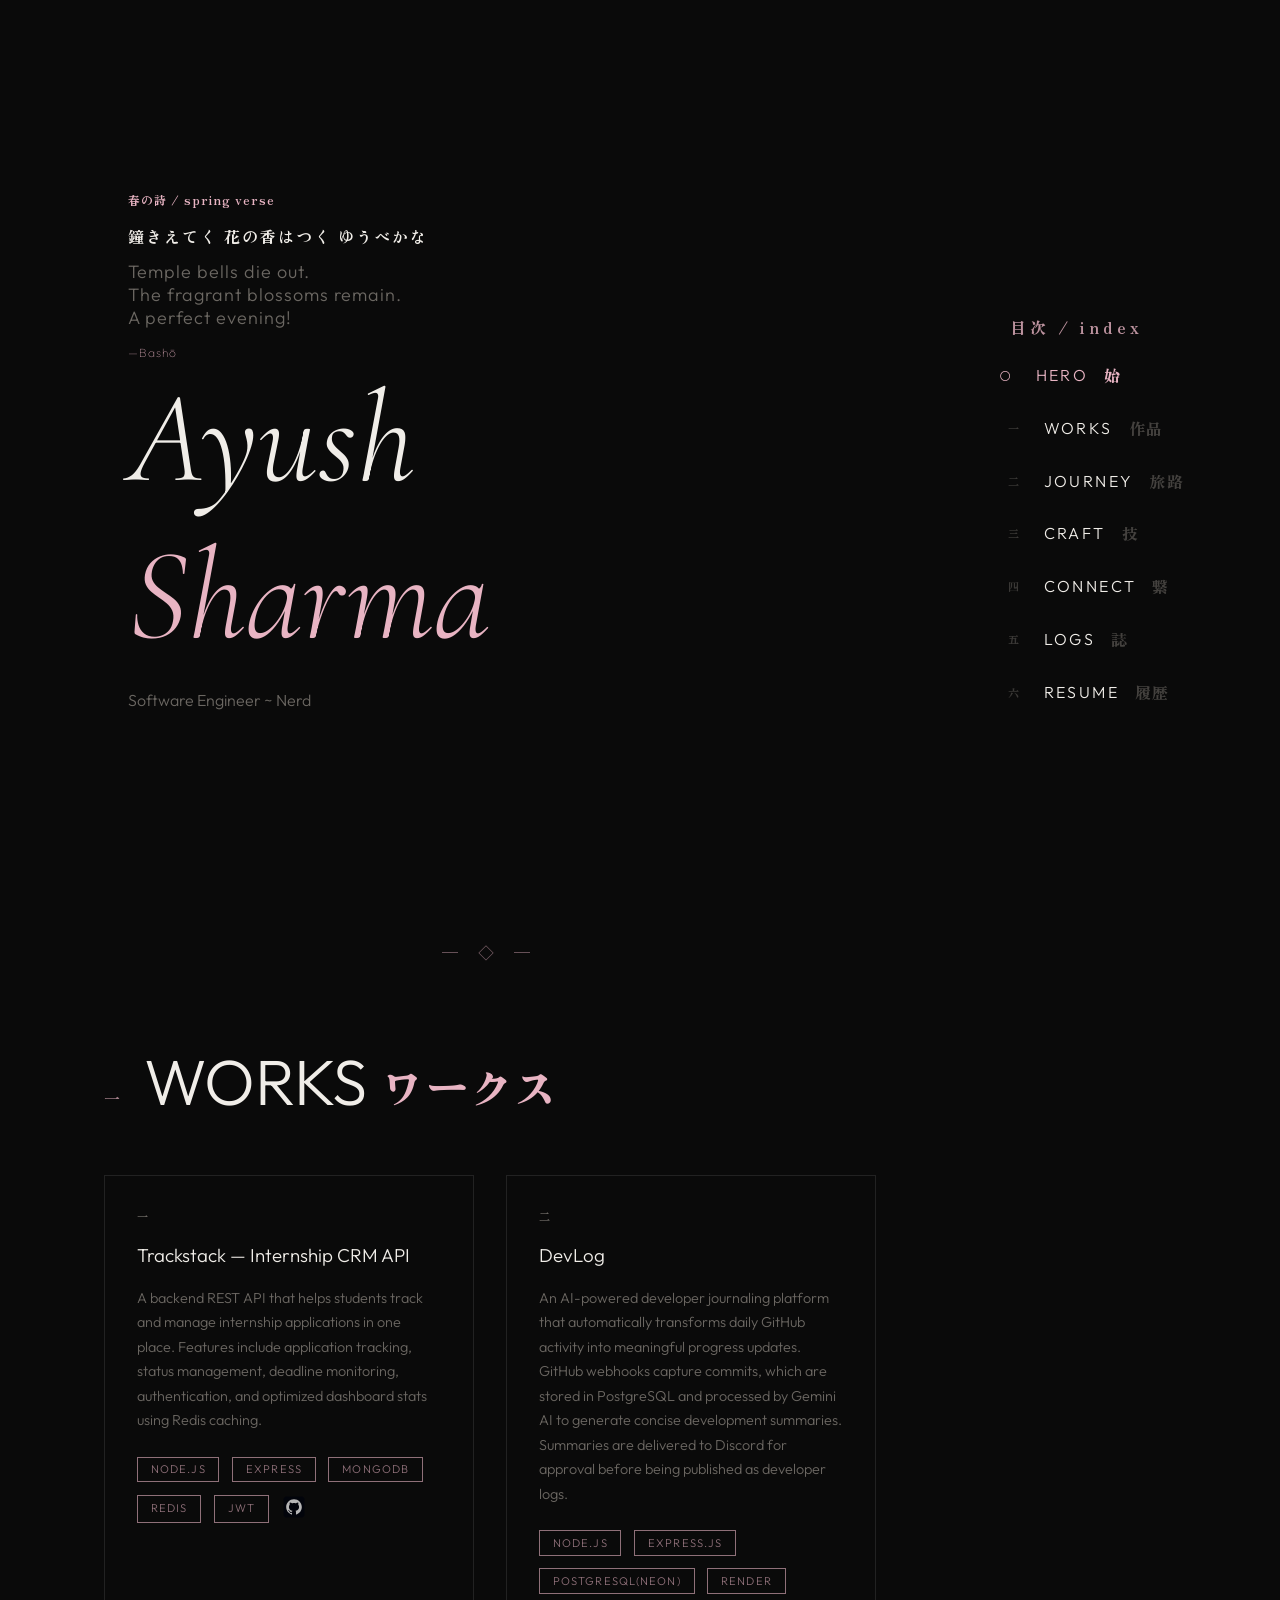
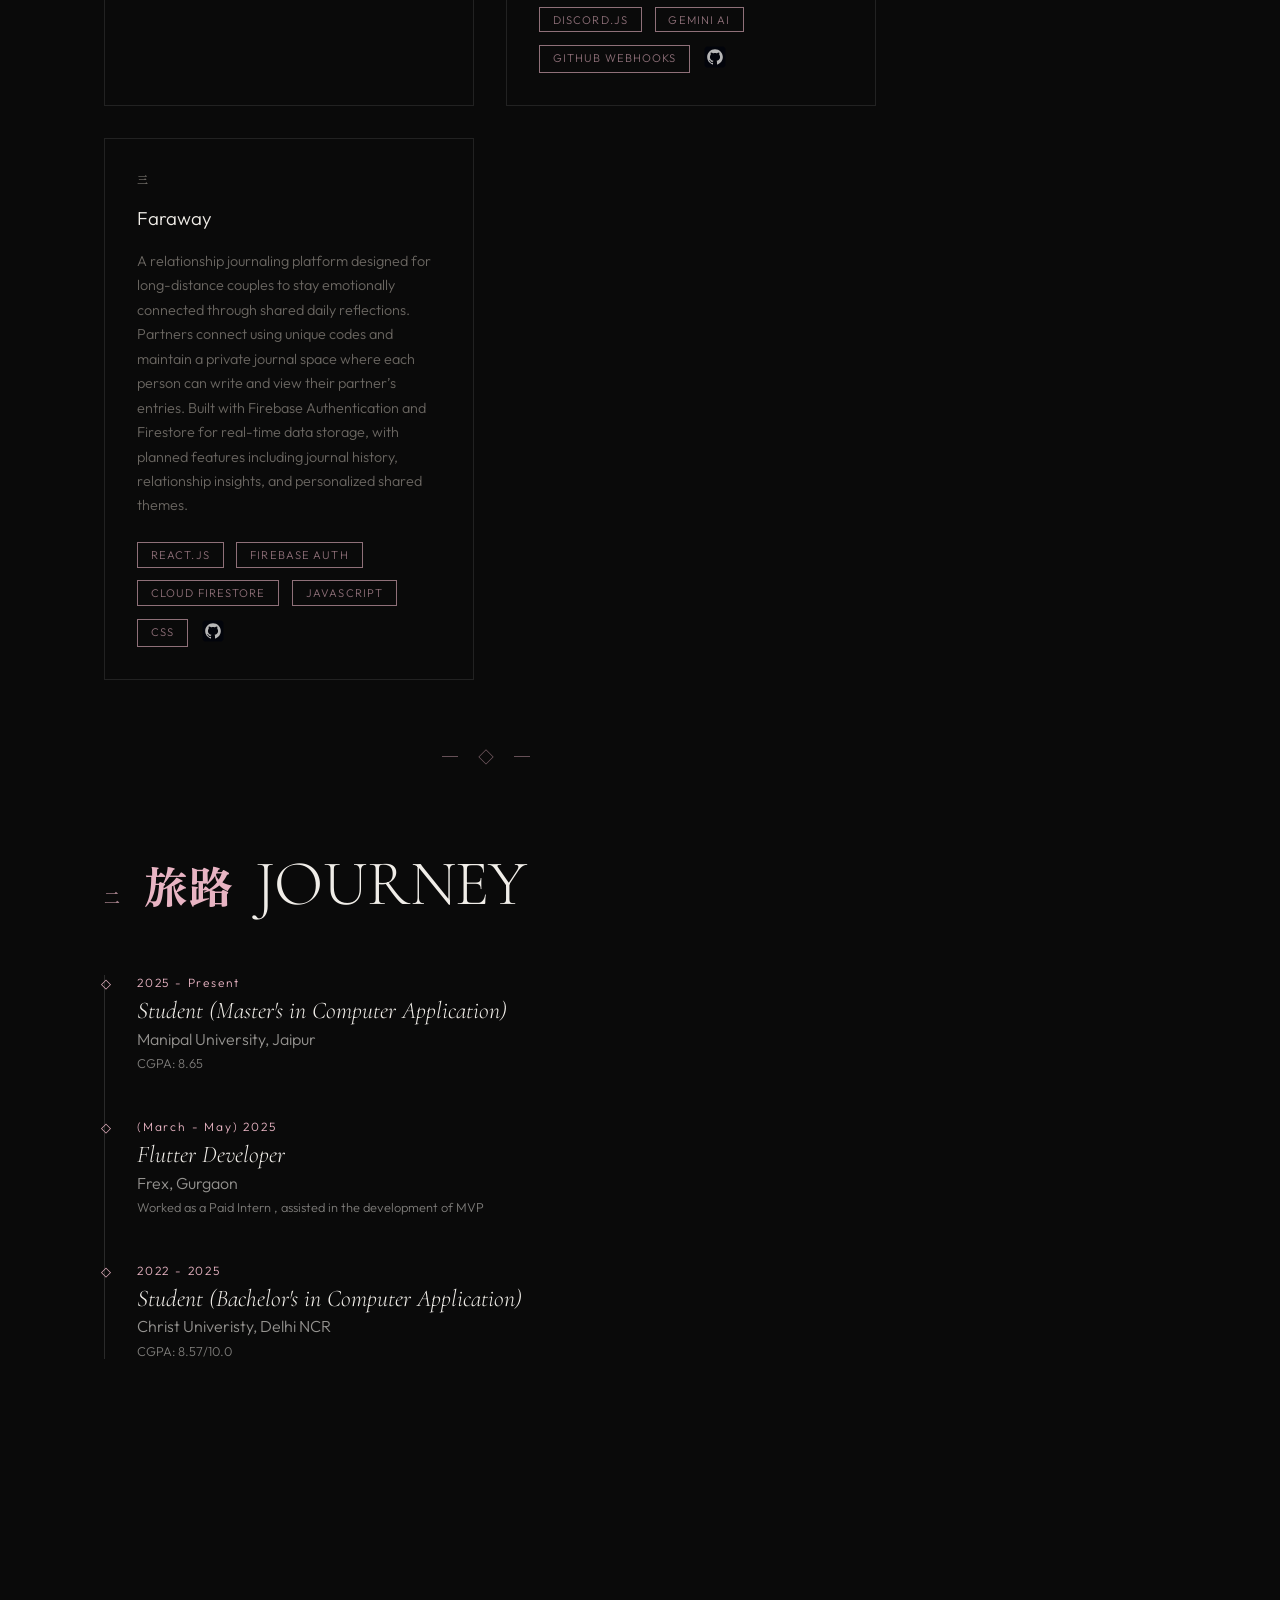
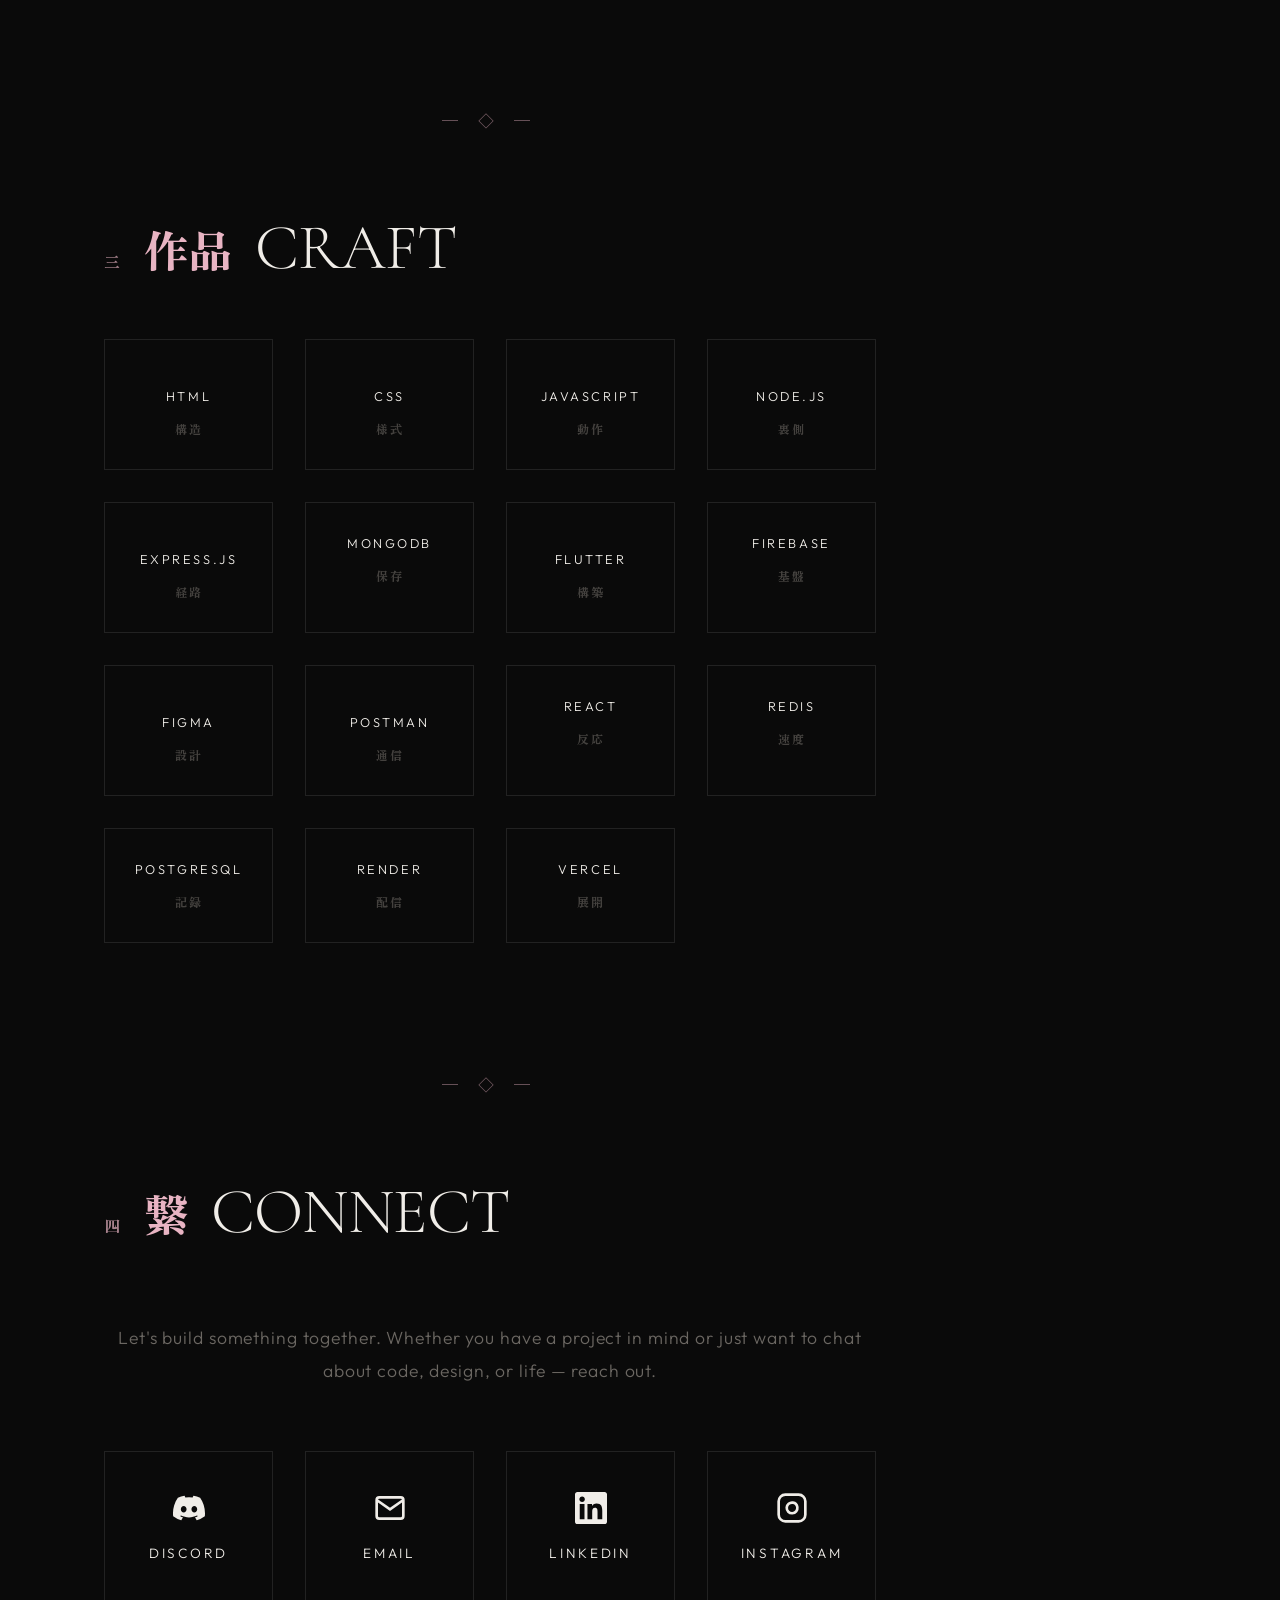
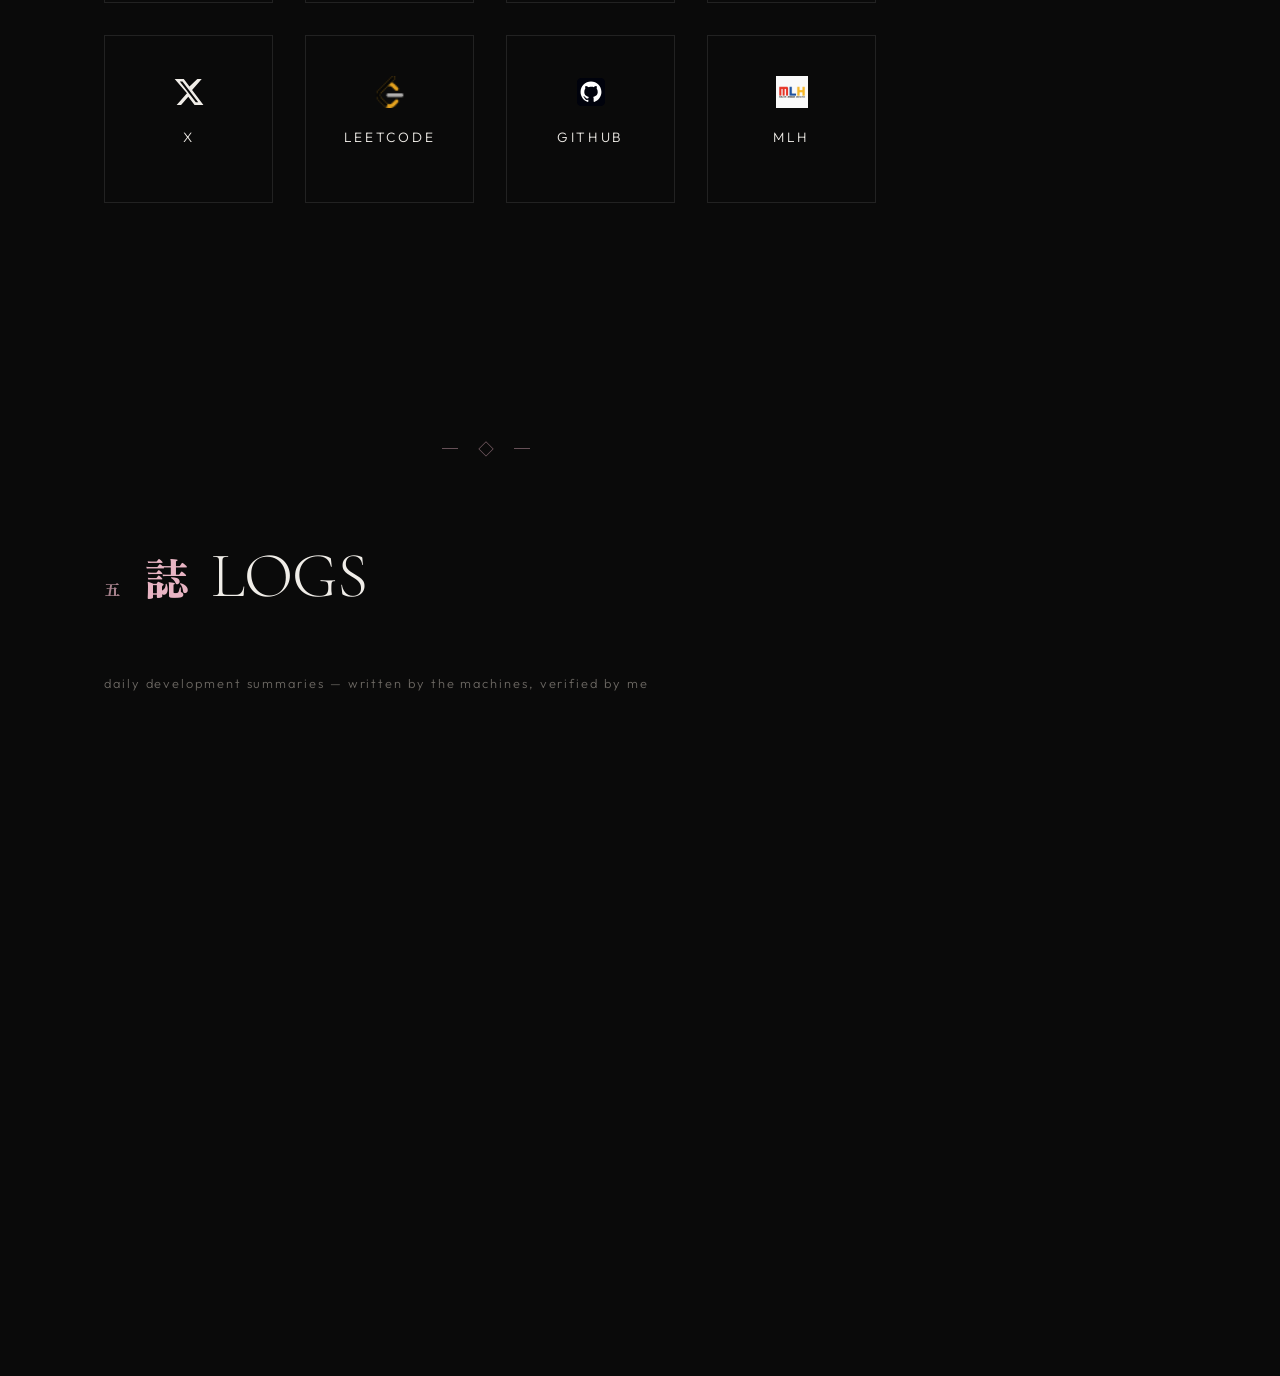
<file: index.html>
<!DOCTYPE html>
<html lang="en">
<head>
    <meta charset="UTF-8">
    <meta name="viewport" content="width=device-width, initial-scale=1.0">
    <link href="https://fonts.googleapis.com/css2?family=Zen+Antique&family=Cormorant+Garamond:ital,wght@0,300;0,400&family=Outfit:wght@200;300;400&display=swap" rel="stylesheet"/>
    <link rel="stylesheet" href="style.css">
    <title>Portfolio</title>
</head>

<body>

 <nav class="nav-menu">
    <div class="nav-label">目次 / index</div>
    <ul class="nav-items">
      <li>
        <a class="nav-item" href="#hero">
          <div class="nav-left">
            <span class="nav-number">〇</span>
            <span class="nav-text">Hero</span>
          </div>
          <span class="nav-kanji">始</span>
        </a>
      </li>
      <li>
        <a class="nav-item" href="#works">
          <div class="nav-left">
            <span class="nav-number">一</span>
            <span class="nav-text">Works</span>
          </div>
          <span class="nav-kanji">作品</span>
        </a>
      </li>
      <li>
        <a class="nav-item" href="#journey">
          <div class="nav-left">
            <span class="nav-number">二</span>
            <span class="nav-text">Journey</span>
          </div>
          <span class="nav-kanji">旅路</span>
        </a>
      </li>
      <li>
        <a class="nav-item" href="#craft">
          <div class="nav-left">
            <span class="nav-number">三</span>
            <span class="nav-text">Craft</span>
          </div>
          <span class="nav-kanji">技</span>
        </a>
      </li>
      <li>
        <a class="nav-item" href="#connect">
          <div class="nav-left">
            <span class="nav-number">四</span>
            <span class="nav-text">Connect</span>
          </div>
          <span class="nav-kanji">繋</span>
        </a>
      </li>
      <li>
  <a class="nav-item" href="#logs">
    <div class="nav-left">
      <span class="nav-number">五</span>
      <span class="nav-text">Logs</span>
    </div>
    <span class="nav-kanji">誌</span>
  </a>
</li>
      <li>
        <a class="nav-item" href="/Resume_ayush.pdf" download="Resume_ayush.pdf">
          <div class="nav-left">
            <span class="nav-number">六</span>
            <span class="nav-text">Resume</span>
          </div>
          <span class="nav-kanji">履歴</span>
        </a>
      </li>
    </ul>
  </nav>

<section id="hero">
    <div class="hero-content">
        <div class="haiku">
        <div class="haiku-label">春の詩 / spring verse</div>
        <div class="haiku-jp">鐘きえてく 花の香はつく ゆうべかな</div>
        <div class="haiku-en">
            Temple bells die out.<br>
            The fragrant blossoms remain.<br>
            A perfect evening!
        </div>
         <div class="haiku-author">—Bashō</div>
         <div class="hero-title">
            <h2 id="first-name">Ayush</h2>
            <h3 id="last-name">Sharma</h3>
            <p id="profile">Software Engineer ~ Nerd</p>
         </div>
        </div>

          
        </div>

    </div>

</section>

<section id="works" class="section">
<div class="section-header">
  <span class="section-number">一</span>
  <h2 class="section-heading">
    <div class="section-swap">
      <span class="english">WORKS</span>
      <span class="section-head-kanji">ワークス</span>
    </div>
  </h2>
</div>
<div class="project-grid">

    <!-- Project 1 -->
    <div class="project-card">
        <div class="project-number">一</div>
        <h3 class="project-name">Trackstack — Internship CRM API</h3>
        <p class="project-desc">
            A backend REST API that helps students track and manage internship applications in one place. 
            Features include application tracking, status management, deadline monitoring, authentication, 
            and optimized dashboard stats using Redis caching.
        </p>

        <div class="project-tech">
            <span class="tech-tag">Node.js</span>
            <span class="tech-tag">Express</span>
            <span class="tech-tag">MongoDB</span>
            <span class="tech-tag">Redis</span>
            <span class="tech-tag">JWT</span>
            <a href="https://github.com/ayushxx01/trackstack" target="_blank" class="git">
                <img src="gitty.svg" class="git-icon" alt="GitHub">
            </a>
        </div>
    </div>

    <!-- Project 2 -->
 <div class="project-card">

    <div class="project-number">二</div>

    <h3 class="project-name">DevLog</h3>

    <p class="project-desc">

        An AI-powered developer journaling platform that automatically transforms daily GitHub
        activity into meaningful progress updates. GitHub webhooks capture commits, which are
        stored in PostgreSQL and processed by Gemini AI to generate concise development summaries.
        Summaries are delivered to Discord for approval before being published as developer logs.

    </p>

    <div class="project-tech">

        <span class="tech-tag">Node.js</span>
        <span class="tech-tag">Express.js</span>
        <span class="tech-tag">PostgreSQL(Neon)</span>
        <span class="tech-tag">Render</span>
        <span class="tech-tag">Discord.js</span>
        <span class="tech-tag">Gemini AI</span>
        <span class="tech-tag">GitHub Webhooks</span>

        <a href="https://github.com/ayushxx01/Devlog" target="_blank" class="git">

            <img src="gitty.svg" class="git-icon" alt="GitHub">

        </a>

    </div>

</div>

<div class="project-card">

    <div class="project-number">三</div>

    <h3 class="project-name">Faraway</h3>

    <p class="project-desc">

        A relationship journaling platform designed for long-distance couples to stay emotionally connected through shared daily reflections. Partners connect using unique codes and maintain a private journal space where each person can write and view their partner’s entries. Built with Firebase Authentication and Firestore for real-time data storage, with planned features including journal history, relationship insights, and personalized shared themes.

    </p>

    <div class="project-tech">

        <span class="tech-tag">React.js</span>
        <span class="tech-tag">Firebase Auth</span>
        <span class="tech-tag">Cloud Firestore</span>
        <span class="tech-tag">JavaScript</span>
        <span class="tech-tag">CSS</span>

        <a href="https://github.com/ayushxx01/Faraway" target="_blank" class="git">

            <img src="gitty.svg" class="git-icon" alt="GitHub">

        </a>

    </div>

</div>

</div>
</section>

<section id="journey" class="section">
        <div class="section-header">
        <span class="section-number">二</span>
        <h2 class="section-heading">
            <span class="section-head-kanji" >旅路</span>JOURNEY
        </h2>
    </div>
    <div class="timeline">
            <div class="timeline-item">
        <div class="timeline-date">2025 - Present</div>
        <div class="timeline-role">Student (Master's in Computer Application)</div>
        <div class="timeline-company">Manipal University, Jaipur</div>
        <div class="timeline-desc">CGPA: 8.65</div>
    </div>
        <div class="timeline-item">
        <div class="timeline-date">(March - May) 2025</div>
        <div class="timeline-role">Flutter Developer</div>
        <div class="timeline-company">Frex, Gurgaon</div>
        <div class="timeline-desc">Worked as a Paid Intern , assisted in the development of MVP</div>
    </div>
        <div class="timeline-item">
        <div class="timeline-date">2022 - 2025</div>
        <div class="timeline-role">Student (Bachelor's in Computer Application)</div>
        <div class="timeline-company">Christ Univeristy, Delhi NCR</div>
        <div class="timeline-desc">CGPA: 8.57/10.0</div>
    </div>
    </div>
</section>
<section id="craft" class="section">
        <div class="section-header">
        <span class="section-number">三</span>
        <h2 class="section-heading">
            <span class="section-head-kanji" >作品</span>CRAFT
        </h2>
    </div>
  <div class="skills-grid">

  <div class="skill-item">
    <div class="skill-icon"></div>
    <div class="skill-name">HTML</div>
    <div class="skill-kanji">構造</div>
  </div>

  <div class="skill-item">
    <div class="skill-icon"></div>
    <div class="skill-name">CSS</div>
    <div class="skill-kanji">様式</div>
  </div>

  <div class="skill-item">
    <div class="skill-icon"></div>
    <div class="skill-name">JavaScript</div>
    <div class="skill-kanji">動作</div>
  </div>

  <div class="skill-item">
    <div class="skill-icon"></div>
    <div class="skill-name">Node.js</div>
    <div class="skill-kanji">裏側</div>
  </div>

  <div class="skill-item">
    <div class="skill-icon"></div>
    <div class="skill-name">Express.js</div>
    <div class="skill-kanji">経路</div>
  </div>

<div class="skill-item">
  <div class="skill-name">MongoDB</div>
  <div class="skill-kanji">保存</div>
</div>

  <div class="skill-item">
    <div class="skill-icon"></div>
    <div class="skill-name">Flutter</div>
    <div class="skill-kanji">構築</div>
  </div>

<div class="skill-item">
  <div class="skill-name">Firebase</div>
  <div class="skill-kanji">基盤</div>
</div>

  <div class="skill-item">
    <div class="skill-icon"></div>
    <div class="skill-name">Figma</div>
    <div class="skill-kanji">設計</div>
  </div>

  <div class="skill-item">
    <div class="skill-icon"></div>
    <div class="skill-name">Postman</div>
    <div class="skill-kanji">通信</div>
  </div>
<div class="skill-item">
  <div class="skill-name">React</div>
  <div class="skill-kanji">反応</div>
</div>

<div class="skill-item">
  <div class="skill-name">Redis</div>
  <div class="skill-kanji">速度</div>
</div>

<div class="skill-item">
  <div class="skill-name">PostgreSQL</div>
  <div class="skill-kanji">記録</div>
</div>

<div class="skill-item">
  <div class="skill-name">Render</div>
  <div class="skill-kanji">配信</div>
</div>

<div class="skill-item">
  <div class="skill-name">Vercel</div>
  <div class="skill-kanji">展開</div>
</div>
</div>
</section>

<section id="connect" class="section">
    <div class="section-header">
        <span class="section-number">四</span>
        <h2 class="section-heading">
            <span class="section-head-kanji">繋</span>CONNECT
        </h2>
    </div>
    
    <div class="connect-content">
        <p class="connect-text">
            Let's build something together. Whether you have a project in mind or just want to chat about code, design, or life — reach out.
        </p>
        
        <div class="social-links">
            <a href="https://discord.com/users/573586493130407967" target="_blank" class="social-card">
                <div class="social-icon">
                    <svg width="32" height="32" viewBox="0 0 24 24" fill="currentColor">
                        <path d="M20.317 4.37a19.791 19.791 0 0 0-4.885-1.515a.074.074 0 0 0-.079.037c-.21.375-.444.864-.608 1.25a18.27 18.27 0 0 0-5.487 0a12.64 12.64 0 0 0-.617-1.25a.077.077 0 0 0-.079-.037A19.736 19.736 0 0 0 3.677 4.37a.07.07 0 0 0-.032.027C.533 9.046-.32 13.58.099 18.057a.082.082 0 0 0 .031.057a19.9 19.9 0 0 0 5.993 3.03a.078.078 0 0 0 .084-.028a14.09 14.09 0 0 0 1.226-1.994a.076.076 0 0 0-.041-.106a13.107 13.107 0 0 1-1.872-.892a.077.077 0 0 1-.008-.128a10.2 10.2 0 0 0 .372-.292a.074.074 0 0 1 .077-.01c3.928 1.793 8.18 1.793 12.062 0a.074.074 0 0 1 .078.01c.12.098.246.198.373.292a.077.077 0 0 1-.006.127a12.299 12.299 0 0 1-1.873.892a.077.077 0 0 0-.041.107c.36.698.772 1.362 1.225 1.993a.076.076 0 0 0 .084.028a19.839 19.839 0 0 0 6.002-3.03a.077.077 0 0 0 .032-.054c.5-5.177-.838-9.674-3.549-13.66a.061.061 0 0 0-.031-.03zM8.02 15.33c-1.183 0-2.157-1.085-2.157-2.419c0-1.333.956-2.419 2.157-2.419c1.21 0 2.176 1.096 2.157 2.42c0 1.333-.956 2.418-2.157 2.418zm7.975 0c-1.183 0-2.157-1.085-2.157-2.419c0-1.333.955-2.419 2.157-2.419c1.21 0 2.176 1.096 2.157 2.42c0 1.333-.946 2.418-2.157 2.418z"/>
                    </svg>
                </div>
                <div class="social-name">Discord</div>
              
            </a>
            
            <a href="https://mail.google.com/mail/?view=cm&fs=1&to=ayushxx01@gmail.com&su=Let's%20Connect&body=Hi%20Ayush," 
   target="_blank" 
   class="social-card">
                <div class="social-icon">
                    <svg width="32" height="32" viewBox="0 0 24 24" fill="none" stroke="currentColor" stroke-width="2">
                        <path d="M4 4h16c1.1 0 2 .9 2 2v12c0 1.1-.9 2-2 2H4c-1.1 0-2-.9-2-2V6c0-1.1.9-2 2-2z"/>
                        <polyline points="22,6 12,13 2,6"/>
                    </svg>
                </div>
                <div class="social-name">Email</div>
        
            </a>
            
            <a href="https://www.linkedin.com/in/ayushxx01/" target="_blank" class="social-card">
                <div class="social-icon">
                    <svg width="32" height="32" viewBox="0 0 24 24" fill="currentColor">
                        <path d="M20.447 20.452h-3.554v-5.569c0-1.328-.027-3.037-1.852-3.037-1.853 0-2.136 1.445-2.136 2.939v5.667H9.351V9h3.414v1.561h.046c.477-.9 1.637-1.85 3.37-1.85 3.601 0 4.267 2.37 4.267 5.455v6.286zM5.337 7.433c-1.144 0-2.063-.926-2.063-2.065 0-1.138.92-2.063 2.063-2.063 1.14 0 2.064.925 2.064 2.063 0 1.139-.925 2.065-2.064 2.065zm1.782 13.019H3.555V9h3.564v11.452zM22.225 0H1.771C.792 0 0 .774 0 1.729v20.542C0 23.227.792 24 1.771 24h20.451C23.2 24 24 23.227 24 22.271V1.729C24 .774 23.2 0 22.222 0h.003z"/>
                    </svg>
                </div>
                <div class="social-name">LinkedIn</div>
              
            </a>
            
            <a href="https://www.instagram.com/ayush_xx01/" target="_blank" class="social-card">
                <div class="social-icon">
                    <svg width="32" height="32" viewBox="0 0 24 24" fill="none" stroke="currentColor" stroke-width="2">
                        <rect x="2" y="2" width="20" height="20" rx="5" ry="5"/>
                        <path d="M16 11.37A4 4 0 1 1 12.63 8 4 4 0 0 1 16 11.37z"/>
                        <line x1="17.5" y1="6.5" x2="17.51" y2="6.5"/>
                    </svg>
                </div>
                <div class="social-name">Instagram</div>
               
            </a>

            <a href="https://x.com/boondiwalaraita" target="_blank" class="social-card">
            <div class="social-icon">
            <svg width="32" height="32" viewBox="0 0 24 24" fill="currentColor">
            <path d="M18.244 2.25h3.308l-7.227 8.26 8.502 11.24H16.17l-4.714-6.231-5.401 6.231H2.746l7.73-8.835L1.254 2.25H8.08l4.253 5.622zm-1.161 17.52h1.833L7.084 4.126H5.117z"/>
            </svg>
            </div>
            <div class="social-name">X</div>
       
          </a>
          <a href="https://leetcode.com/u/ayushxx01/" target="_blank" class="social-card">
            <div class="social-icon">
               <img src="leetcode.png" alt="LeetCode" width="32" height="32">
            </div>
            <div class="social-name">LeetCode</div>
          <div class="social-kanji"></div>
          </a>
            <a href="https://github.com/ayushxx01" target="_blank" class="social-card">
            <div class="social-icon">
               <img src="gitty.svg" alt="GitHub" width="32" height="32">
            </div>
            <div class="social-name">GitHub</div>
          <div class="social-kanji"></div>
          </a>
       <a href="https://www.mlh.com/account/profile" target="_blank" class="social-card">
            <div class="social-icon">
               <img src="mlh.jpg" alt="MLH" width="32" height="32">
            </div>
            <div class="social-name">MLH</div>
          <div class="social-kanji"></div>
          </a>
        </div>
    </div>
</section>
<section id="logs" class="section">
  <div class="section-header">
    <span class="section-number">五</span>
    <h2 class="section-heading">
      <span class="section-head-kanji">誌</span>LOGS
    </h2>
  </div>
  <p class="logs-subtitle">daily development summaries — written by the machines, verified by me</p>

  <div class="logs-list" id="logs-list"></div>

  <div class="logs-loading" id="logs-loading">
    <span>読み込み中 / loading</span>
  </div>

  <div class="logs-end" id="logs-end">
    <span>— 以上 / end of logs —</span>
  </div>

  <div id="logs-sentinel"></div>
</section>
<script>
  // ── Active nav on scroll ──────────────────────────────
  const sections = document.querySelectorAll("section[id]");
  const navLinks = document.querySelectorAll('.nav-item[href^="#"]');

  window.addEventListener("scroll", () => {
    let current = "";
    sections.forEach((section) => {
      if (scrollY >= section.offsetTop - 300) {
        current = section.getAttribute("id");
      }
    });
    navLinks.forEach((link) => {
      link.classList.remove("active");
      if (link.getAttribute("href") === `#${current}`) {
        link.classList.add("active");
      }
    });
  });

  // ── Logs infinite scroll ──────────────────────────────
  const API = "https://devlog-ts.onrender.com/blogs";
  const logsList   = document.getElementById("logs-list");
  const loading    = document.getElementById("logs-loading");
  const endMsg     = document.getElementById("logs-end");
  const sentinel   = document.getElementById("logs-sentinel");

  let currentPage = 1;
  let isFetching  = false;
  let reachedEnd  = false;

  function formatDate(iso) {
    const d = new Date(iso);
    return d.toLocaleDateString("en-GB", {
      day: "2-digit", month: "short", year: "numeric"
    }); // → "08 Jun 2026"
  }

  function renderCard(log) {
    const card = document.createElement("div");
    card.className = "log-card";
    card.innerHTML = `
      <div class="log-meta">
        <span class="log-date">${formatDate(log.created_at)}</span>

      </div>
      <p class="log-summary">${log.summary}</p>
    `;
    logsList.appendChild(card);
  }

  async function fetchLogs() {
    if (isFetching || reachedEnd) return;

    isFetching = true;
    loading.style.display = "block";

    try {
      const res  = await fetch(`${API}?page=${currentPage}`);
      const data = await res.json();

      data.forEach(renderCard);

      // fewer than 5 = last page
      if (data.length < 5) {
        reachedEnd = true;
        loading.style.display = "none";
        endMsg.style.display  = "block";
        observer.disconnect();
      } else {
        currentPage++;
      }
    } catch (err) {
      loading.innerHTML = "<span>接続エラー / failed to load</span>";
      console.error("Logs fetch error:", err);
    } finally {
      isFetching = false;
      if (!reachedEnd) loading.style.display = "none";
    }
  }

  // Trigger fetch when sentinel enters viewport
  const observer = new IntersectionObserver((entries) => {
    if (entries[0].isIntersecting) fetchLogs();
  }, { rootMargin: "200px" }); // starts loading 200px before hitting bottom

  observer.observe(sentinel);
</script>
</body>
</html>
</file>
<file: style.css>
:root {
    --bg:       #080808;
    --text:     #f0ede8;
    --muted:    #6b6762;
    --accent:   #c9a87c;
    --pink:     #e8b4c3;
    --subtle:   #1a1a1a;
    --line:     #222;
}
html{
    scroll-behavior: smooth;
}
body {
    padding-right: 300px;
        background-color: #0a0a0a;
}
.section::before {
    content: '—  ◇  —';
    display: block;
    text-align: center;
    color: #e8b4c3;
    font-family: 'Zen Antique', serif;
    letter-spacing: 0.5em;
    margin-bottom: 1.5rem;
    opacity: 0.5;
    font-size: 1rem;
}
* {
  
    background-color: #0a0a0a;
    color: #f0ede8;
    font-family: 'Outfit', sans-serif;
    font-weight: 300;
}
.nav-menu{
    position: fixed;
    right: 5rem;
    top:35%;
    
}
.nav-menu li {
    display: flex;
}
.nav-label {
    font-family: 'Zen Antique', serif;
    font-size: 1rem;
    letter-spacing: 0.25em;
    color: var(--pink);
    margin-bottom: 1.5rem;
    opacity: 0.8;
    text-align: center;
  }

  .nav-items {
    display: flex;
    flex-direction: column;
    gap: 1.8rem;
    list-style: none;
  }

  .nav-item {
    display: flex;
    align-items: center;
    justify-content: space-between;
    cursor: none;
    text-decoration: none;
    transition: transform 0.3s ease;
    padding: 0 1rem;
  }

  .nav-item:hover {
    transform: translateX(-8px);
  }

  .nav-left {
    display: flex;
    align-items: center;
    gap: 1rem;
  }

  .nav-number {
    font-family: 'Zen Antique', serif;
    font-size: 0.7rem;
    color: var(--muted);
    opacity: 0.5;
    min-width: 1.2rem;
    transition: color 0.3s ease, opacity 0.3s ease;
  }

  .nav-item:hover .nav-number {
    color: var(--pink);
    opacity: 1;
  }

  .nav-text {
    font-family: 'Outfit', sans-serif;
    font-weight: 300;
    font-size: 1rem;
    letter-spacing: 0.15em;
    text-transform: uppercase;
    color: var(--text);
    transition: color 0.3s ease;
  }

  .nav-item:hover .nav-text {
    color: var(--pink);
  }

  .nav-kanji {
    font-family: 'Zen Antique', serif;
    font-size: 1rem;
    letter-spacing: 0.08em;
    color: var(--muted);
    opacity: 0.6;
    margin-left: 1rem;
    transition: opacity 0.3s ease, color 0.3s ease;
  }

  .nav-item:hover .nav-kanji {
    opacity: 1;
    color: var(--pink);
  }
.section{
    min-height: 100vh;
    padding: 2rem 6rem;
}
.section-header{
    display: flex;
    align-items: baseline;
    gap: 1.5rem;
}
.section-number{
        font-family: 'Zen Antique', serif;
    font-size: 1rem;
    color: var(--pink);
    opacity: 0.7;
}
  .section-heading {
    font-family: 'Cormorant Garamond', serif;
    font-weight: 300;
    font-size: clamp(2.5rem, 5vw, 4rem);
    letter-spacing: -0.01em;
    color: var(--text);
  }
  .section-head-kanji {
    font-family: 'Zen Antique', serif;
    color: var(--pink);
    font-size: 0.7em;
    margin-right: 0.5em;
  }
#hero {
    display: flex;
    justify-content: space-between;
    min-height: 100vh;
  /* horizontal centering (if needed) */
    align-items: center;      /* vertical centering */
    padding: 0 120px;         /* side padding only, no extra top */
  }


#first-name, #last-name{
    font-size: 130px;
    margin: 0;
    font-family: 'Cormorant Garamond', serif;
    font-style: italic;
}
#last-name, .haiku-label, .haiku-author{
    color: #e8b4c3;
}
.haiku-en, #profile{
    color: #6b6762 ;
}

.haiku-en{
    margin-bottom: 16px;
    font-size: 18px;
    letter-spacing: 1px;
    font-style: 'Zen Antique'
}
.haiku-author {
    font-size: 12px;
    font-weight:lighter;
    letter-spacing: 1px;
}
.haiku-label, .haiku-jp{
    font-family: 'Zen Antique', serif;
    letter-spacing: 2px;
}
.haiku-label{
    margin-bottom: 16px;
    font-weight: 12px;
    font-size: 12px;
    letter-spacing: 1px;
}
.haiku-jp{
    margin-bottom: 12px;
}

.nav-menu ul li{
    list-style: none;
}
.nav-swap{
    margin-left: 1rem;
    position: relative;
    overflow: hidden;
    height: 1.5rem;
    display: inline-block;

}
.nav-swap span{
    display: block;
    transition: transform 0.45s ease;
}

.nav-item.active .nav-text{
    color: var(--pink);
}

.nav-item.active .nav-kanji{
    color: var(--pink);
    opacity: 1;
}

.nav-item.active .nav-number{
    color: var(--pink);
    opacity: 1;
}

.nav-item.active{
    transform: translateX(-8px);
}
/* Japanese text starts BELOW the visible area */
.nav-swap .english {
   
    top: 100%;  /* Positioned just below */
  }
  
  /* On hover, both slide UP */
  .nav-swap:hover .english {
    transform: translateY(-100%);  /* Slides up and out */
  }
  
  .nav-swap:hover .kanji {
    transform: translateY(-100%);  /* Slides up into view */
  }
  .nav-menu ul li {
    display: flex;
  }


/* section-2 */
.project-grid{
    display: grid;
    grid-template-columns: repeat(auto-fit, minmax(300px,1fr));
    gap: 2rem;
    max-width: 1000px;
}
.project-card {
    border: 1px solid var(--line);
    padding: 2rem;
    transition: border-color 0.3s ease, transform 0.3s ease;
    cursor:crosshair
}
  .project-card:hover {
    border-color: var(--pink);
    transform: translateY(-4px);
  }

  .project-number {
    font-family: 'Zen Antique', serif;
    font-size: 0.7rem;
    color: var(--muted);
    margin-bottom: 1rem;
  }

  .project-title {
    font-family: 'Cormorant Garamond', serif;
    font-size: 1.8rem;
    margin-bottom: 1rem;
    color: var(--text);
  }

  .project-desc {
    font-size: 0.9rem;
    line-height: 1.7;
    color: var(--muted);
    margin-bottom: 1.5rem;
  }
.project-tech{
        display: flex;
    gap: 0.8rem;
    flex-wrap: wrap;
}
 .tech-tag {
    font-size: 0.7rem;
    letter-spacing: 0.1em;
    text-transform: uppercase;
    color: var(--pink);
    border: 1px solid var(--pink);
    padding: 0.3rem 0.8rem;
    opacity: 0.6;
  }


/* section-3 */
.timeline{
    display: flex;
    flex-direction: column;
    gap: 1rem;
    
}
.timeline {
    position: relative;
    padding-left: 2rem;
    border-left: 1px solid #2a2a2a; /* the vertical line */
    display: flex;
    flex-direction: column;
    gap: 3rem;
}

.timeline-item {
    position: relative;
}

/* the dot */
.timeline-item::before {
    content: '◇';
    position: absolute;
    left: -2.28rem; /* pulls it onto the line */
    color: #e8b4c3;
    font-size: 0.8rem;
}

.timeline-date {
    font-size: 0.75rem;
    letter-spacing: 0.15em;
    color: #e8b4c3;
    margin-bottom: 0.4rem;
}

.timeline-role {
    font-family: 'Cormorant Garamond', serif;
    font-size: 1.5rem;
    font-style: italic;
    margin-bottom: 0.2rem;
}

.timeline-company {
    font-size: 1rem;
    opacity: 0.6;
    margin-bottom: 0.4rem;
}

.timeline-desc {
    font-size: 0.8rem;
    opacity: 0.5;
}


/* craft section */
#craft{
    align-items: center;
    text-align: center;
}

.skills-grid{
    display: grid;
    grid-template-columns: repeat(auto-fit,minmax(150px,1fr));
    gap: 2rem;
}
  .skill-item {
    display: flex;
    flex-direction: column;
    align-items: center;
    gap: 1rem;
    padding: 2rem;
    border: 1px solid var(--line);
    transition: border-color 0.3s ease;
  }
    .skill-item:hover {
    border-color: var(--pink);
  }

  .skill-icon {
    font-size: 2rem;
  }

  .skill-name {
    font-family: 'Outfit', sans-serif;
    font-size: 0.8rem;
    letter-spacing: 0.2em;
    text-transform: uppercase;
    color: var(--text);
  }

  .skill-kanji {
    font-family: 'Zen Antique', serif;
    font-size: 0.75rem;
    color: var(--muted);
    opacity: 0.6;
    letter-spacing: 2px;
  }
 .git-link {
  margin-left: auto;
  display: flex;
  align-items: center;
}

.git-icon {
  width: 24px;
  height: 24px;
  opacity: 0.7;
  transition: 0.3s;
}

.git-link:hover .git-icon {
  opacity: 1;
  transform: translateY(-2px);
  filter: drop-shadow(0 0 6px #e8b4c3);
}
.git:hover { opacity: 1; transform: translateY(-2px); filter: drop-shadow(0 0 6px #e8b4c3); }

/* Connect Section */
#connect {
    align-items: center;
    text-align: center;
}

.connect-content {
    max-width: 800px;
    margin: 0 auto;
}

.connect-text {
    font-size: 1.1rem;
    line-height: 1.9;
    color: var(--muted);
    margin-bottom: 4rem;
    letter-spacing: 0.05em;
}
.social-links {
    display: grid;
    grid-template-columns: repeat(4, 1fr);
    gap: 2rem;
    max-width: 900px;
    margin: 0 auto;
}

/* tablet */
@media (max-width: 900px) {
    .social-links {
        grid-template-columns: repeat(2, 1fr);
    }
}

/* mobile */
@media (max-width: 500px) {
    .social-links {
        grid-template-columns: 1fr;
    }
}

.social-card {
    display: flex;
    flex-direction: column;
    align-items: center;
    gap: 1rem;
    padding: 2.5rem 2rem;
    border: 1px solid var(--line);
    text-decoration: none;
    transition: all 0.3s ease;
    cursor: pointer;
}

.social-card:hover {
    border-color: var(--pink);
    transform: translateY(-6px);
}

.social-icon {
    color: var(--pink);
    transition: all 0.3s ease;
}

.social-card:hover .social-icon {
    transform: scale(1.1);
    filter: drop-shadow(0 0 8px rgba(232, 180, 195, 0.4));
}

.social-name {
    font-family: 'Outfit', sans-serif;
    font-size: 0.85rem;
    letter-spacing: 0.2em;
    text-transform: uppercase;
    color: var(--text);
}

.social-kanji {
    font-family: 'Zen Antique', serif;
    font-size: 0.75rem;
    color: var(--muted);
    opacity: 0.6;
    letter-spacing: 2px;
}

.social-card:hover .social-kanji {
    opacity: 1;
    color: var(--pink);
}

/* MOBILE NAV */
@media (max-width: 768px) {

    html {
        scroll-padding-top: 140px;
    }
    body{
        padding-right: 0;
        
    }

    .nav-menu{
        position: fixed;
        top: 0;
        left: 0;
        right: 0;

        width: 100%;
        padding: 1rem 0;

        display: flex;
        flex-direction: column;
        align-items: center;

        z-index: 999;

        border-bottom: 1px solid var(--line);
        background-color: rgba(10,10,10,0.95);

        -webkit-backdrop-filter: blur(10px);
backdrop-filter: blur(10px);
    }

    .nav-label{
        margin-bottom: 1rem;
        font-size: 0.8rem;
    }

    .nav-items{
        flex-direction: row;
        justify-content: center;
        flex-wrap: wrap;

        gap: 1rem;
        padding: 0;
        margin: 0;
    }

    .nav-item{
        padding: 0.5rem;
    }

    .nav-text{
        font-size: 0.6rem;
        letter-spacing: 0.08em;
    }

    .nav-kanji{
        display: none;
    }

    .nav-number{
        display: none;
    }

    .section{
        padding: 2rem;
    }

    #hero{
        padding: 0 2rem;
        flex-direction: column;
        justify-content: center;
        text-align: center;
        gap: 3rem;
    }

    #first-name,
    #last-name{
        font-size: clamp(3rem, 14vw, 5rem);
    }
}


/* Logs Section */
.logs-subtitle {
  font-size: 0.8rem;
  color: var(--muted);
  letter-spacing: 0.15em;
  margin-bottom: 3rem;
  margin-top: 0.5rem;
}

.logs-list {
  display: flex;
  flex-direction: column;
  gap: 2rem;
  max-width: 800px;
}

.log-card {
  border: 1px solid var(--line);
  padding: 2rem;
  transition: border-color 0.3s ease;
  position: relative;
}

.log-card:hover {
  border-color: var(--pink);
}

.log-meta {
  display: flex;
  align-items: center;
  justify-content: space-between;
  margin-bottom: 1.2rem;
}

.log-date {
  font-size: 0.75rem;
  letter-spacing: 0.15em;
  color: var(--pink);
  font-family: 'Zen Antique', serif;
}

.log-repo {
  font-size: 0.7rem;
  letter-spacing: 0.1em;
  color: var(--muted);
  text-transform: uppercase;
  opacity: 0.6;
  border: 1px solid var(--line);
  padding: 0.2rem 0.6rem;
}

.log-summary {
  font-size: 0.9rem;
  line-height: 1.8;
  color: var(--muted);
  white-space: pre-line; /* renders \n as line breaks */
}

.logs-loading {
  font-family: 'Zen Antique', serif;
  font-size: 0.8rem;
  letter-spacing: 0.2em;
  color: var(--muted);
  opacity: 0.6;
  text-align: center;
  padding: 2rem 0;
}

.logs-end {
  font-family: 'Zen Antique', serif;
  font-size: 0.8rem;
  letter-spacing: 0.3em;
  color: var(--muted);
  opacity: 0.4;
  text-align: center;
  padding: 2rem 0;
  display: none; /* shown via JS */
}

#logs-sentinel {
  height: 1px;
}
</file>
